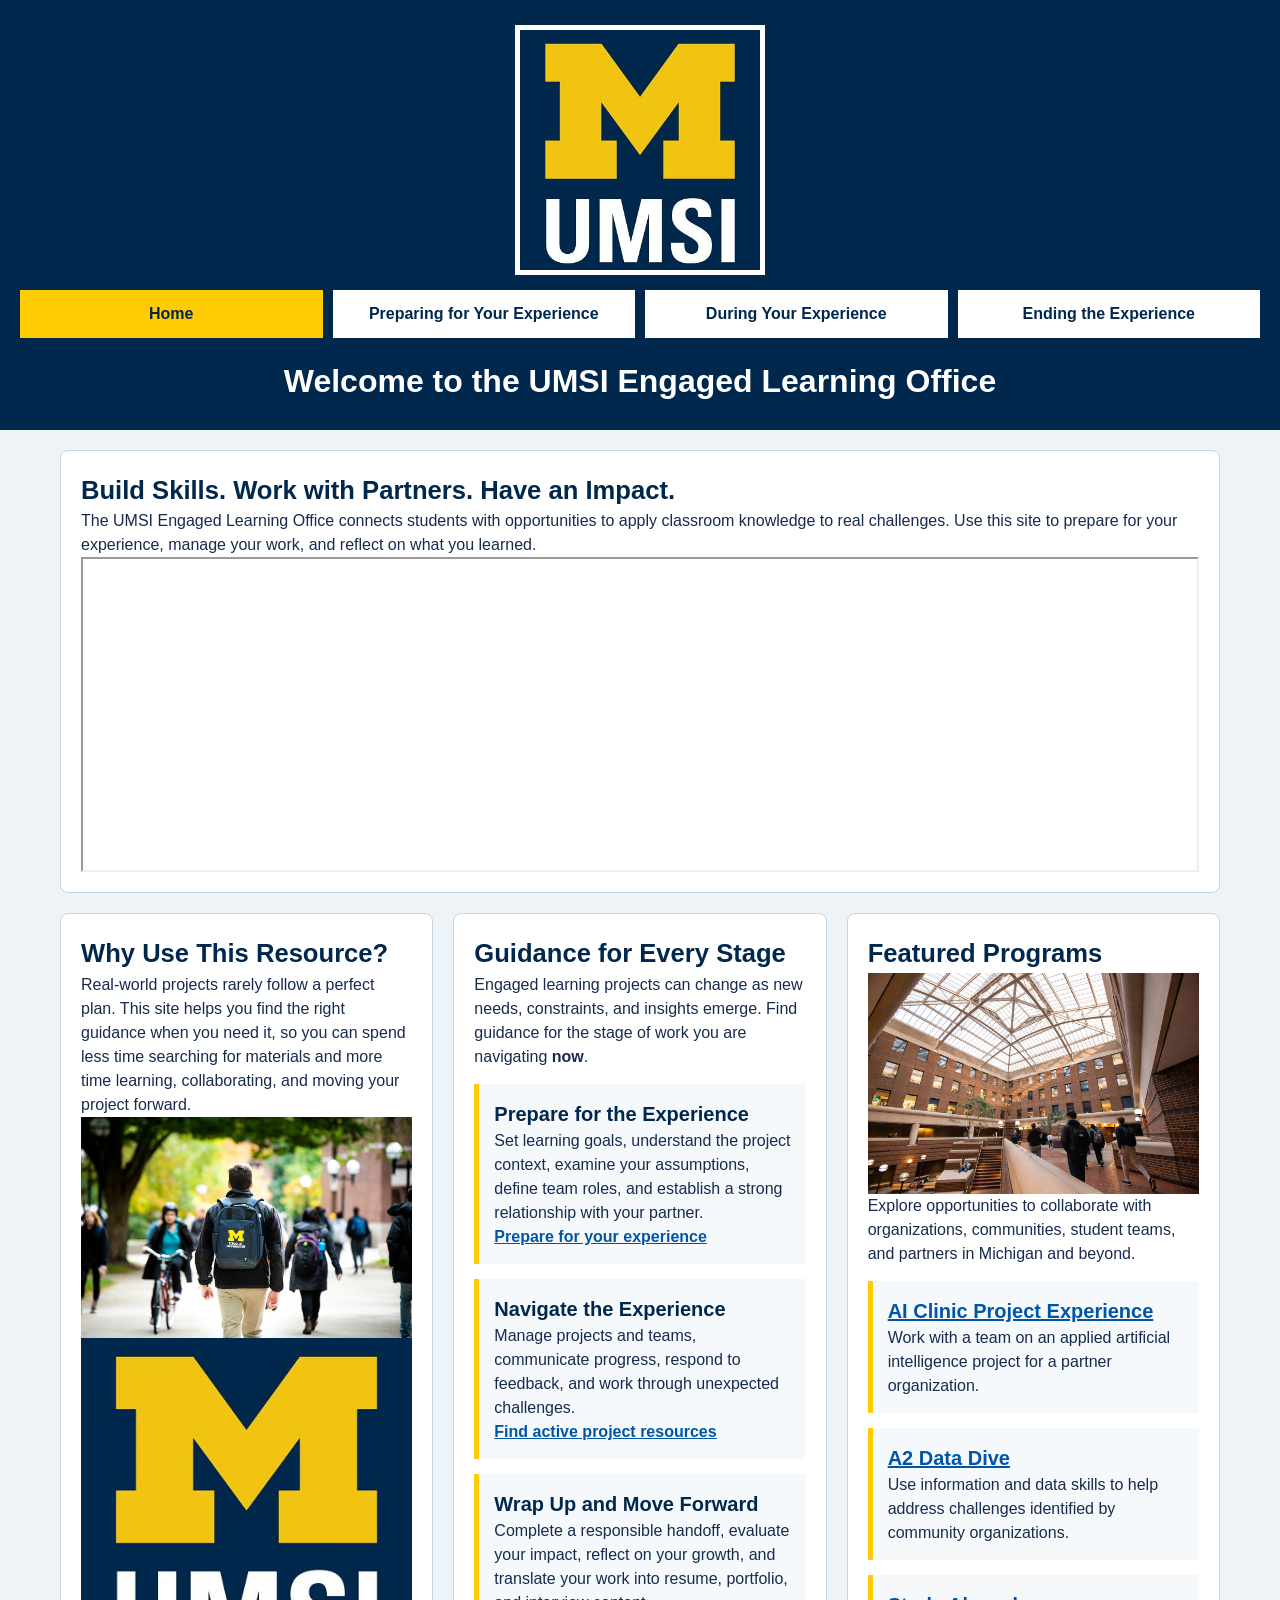
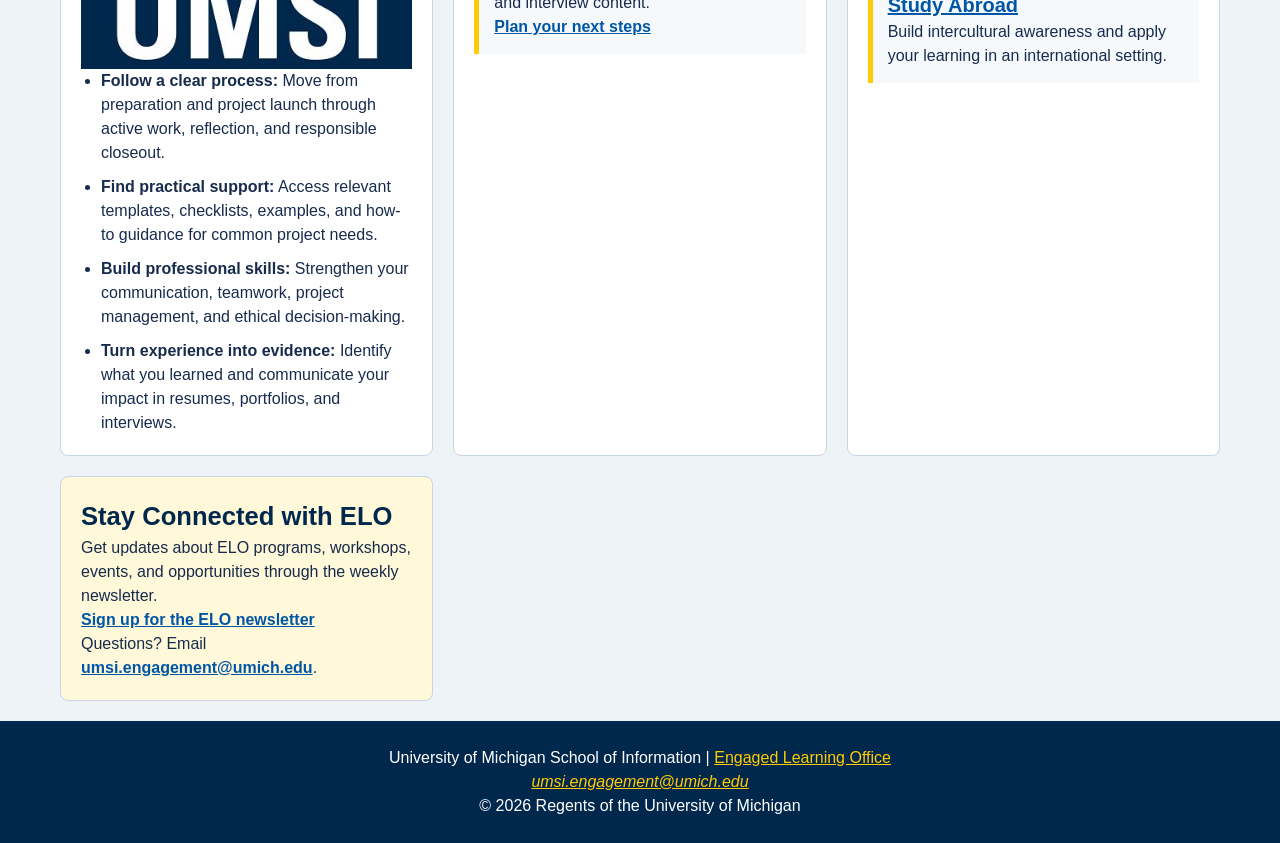
<file: index.html>
<!DOCTYPE html>
<html lang="en">
<head>
    <meta charset="UTF-8">
    <meta name="viewport" content="width=device-width, initial-scale=1.0">
    <link rel="stylesheet" href="css/html5reset.css">
    <link rel="stylesheet" href="css/style.css">
    <title>Engaged Learning Resources | UMSI</title>
</head>
<body>
    <header>
        <a class="skip-link" href="#main">Skip to Main Content</a>
        <img src="images/UMSI_signature_vertical_informal_solidblue.jpg" alt="University of Michigan School of Information logo">
        <nav aria-label="Main navigation">
            <ul>
                <li><a href="index.html" aria-current="page">Home</a></li>
                <li><a href="prep.html">Preparing for Your Experience</a></li>
                <li><a href="during.html">During Your Experience</a></li>
                <li><a href="ending.html">Ending the Experience</a></li>
            </ul>
        </nav>
        <h1>Welcome to the UMSI Engaged Learning Office</h1>
    </header>

    <main id="main">
        <section>
            <h2>Build Skills. Work with Partners. Have an Impact.</h2>
            <p>
                The UMSI Engaged Learning Office connects students with opportunities to apply classroom knowledge to real challenges. Use this site to prepare for your experience, manage your work, and reflect on what you learned.
            </p>
            <iframe width="560" height="315" src="https://www.youtube.com/embed/81ZO9RfIJEQ?si=tBp82YWZMl1u7CVS" title="Video introduction to engaged learning opportunities" allow="accelerometer; autoplay; clipboard-write; encrypted-media; gyroscope; picture-in-picture; web-share" referrerpolicy="strict-origin-when-cross-origin" allowfullscreen></iframe>
            <!-- Note: this iframe might cause an Axe ARIA error because it comes from YouTube. -->
        </section>

        <section>
            <h2>Why Use This Resource?</h2>
            <p>
                Real-world projects rarely follow a perfect plan. This site helps you find the right guidance when you need it, so you can spend less time searching for materials and more time learning, collaborating, and moving your project forward.
            </p>
            <img src="images/UMSI_CampusFall_UMSIBackpack_02.jpg" alt="A student wearing a UMSI backpack outdoors on campus in the fall.">
            <img src="images/UMSI_signature_vertical_informal_solidblue.jpg" alt="University of Michigan School of Information vertical logo.">
            <ul>
                <li><strong>Follow a clear process:</strong> Move from preparation and project launch through active work, reflection, and responsible closeout.</li>
                <li><strong>Find practical support:</strong> Access relevant templates, checklists, examples, and how-to guidance for common project needs.</li>
                <li><strong>Build professional skills:</strong> Strengthen your communication, teamwork, project management, and ethical decision-making.</li>
                <li><strong>Turn experience into evidence:</strong> Identify what you learned and communicate your impact in resumes, portfolios, and interviews.</li>
            </ul>
        </section>

        <section>
            <h2>Guidance for Every Stage</h2>
            <p>Engaged learning projects can change as new needs, constraints, and insights emerge. Find guidance for the stage of work you are navigating <strong>now</strong>.</p>

            <article>
                <h3>Prepare for the Experience</h3>
                <p>Set learning goals, understand the project context, examine your assumptions, define team roles, and establish a strong relationship with your partner.</p>
                <a href="prep.html">Prepare for your experience</a>
            </article>

            <article>
                <h3>Navigate the Experience</h3>
                <p>Manage projects and teams, communicate progress, respond to feedback, and work through unexpected challenges.</p>
                <a href="during.html">Find active project resources</a>
            </article>

            <article>
                <h3>Wrap Up and Move Forward</h3>
                <p>Complete a responsible handoff, evaluate your impact, reflect on your growth, and translate your work into resume, portfolio, and interview content.</p>
                <a href="ending.html">Plan your next steps</a>
            </article>
        </section>

        <section>
            <h2>Featured Programs</h2>
                <img src="images/MCOMMONS-FinalsStudyLocations2024-05.jpg" alt="university campus" width="600" height="400">
            <p>Explore opportunities to collaborate with organizations, communities, student teams, and partners in Michigan and beyond.</p>

            <article>
                <h3><a href="https://mcompass.umich.edu/_portal/tds-program-brochure?programid=12810">AI Clinic Project Experience</a></h3>
                <p>Work with a team on an applied artificial intelligence project for a partner organization.</p>
            </article>

            <article>
                <h3><a href="https://mcompass.umich.edu/_portal/tds-program-brochure?programid=12556">A2 Data Dive</a></h3>
                <p>Use information and data skills to help address challenges identified by community organizations.</p>
            </article>

            <article>
                <h3><a href="https://www.si.umich.edu/student-life/study-abroad">Study Abroad</a></h3>
                <p>Build intercultural awareness and apply your learning in an international setting.</p>
            </article>
        </section>

        <aside>
            <h2>Stay Connected with ELO</h2>
            <p>Get updates about ELO programs, workshops, events, and opportunities through the weekly newsletter.</p>
            <p><a href="https://umsi.info/elo-newsletter">Sign up for the ELO newsletter</a></p>
            <p>Questions? Email <a href="mailto:umsi.engagement@umich.edu">umsi.engagement@umich.edu</a>.</p>
        </aside>

        <!-- Content taken and modified from UMGPT with the prompt, "Write me a webpage of intro content to help meet the following requirements - this is for the home page," followed by the client objectives and project requirements. UMGPT. (2026). UMGPT (GPT-5.6 Sol September 7 version) [Large language model]. -->
    </main>

    <footer>
        <p>University of Michigan School of Information | <a href="https://www.si.umich.edu/programs/engaged-learning/about-engaged-learning-office">Engaged Learning Office</a></p>
        <address>
            <a href="mailto:umsi.engagement@umich.edu">umsi.engagement@umich.edu</a>
        </address>
        <p>&copy; 2026 Regents of the University of Michigan</p>
    </footer>
</body>
</html>
</file>
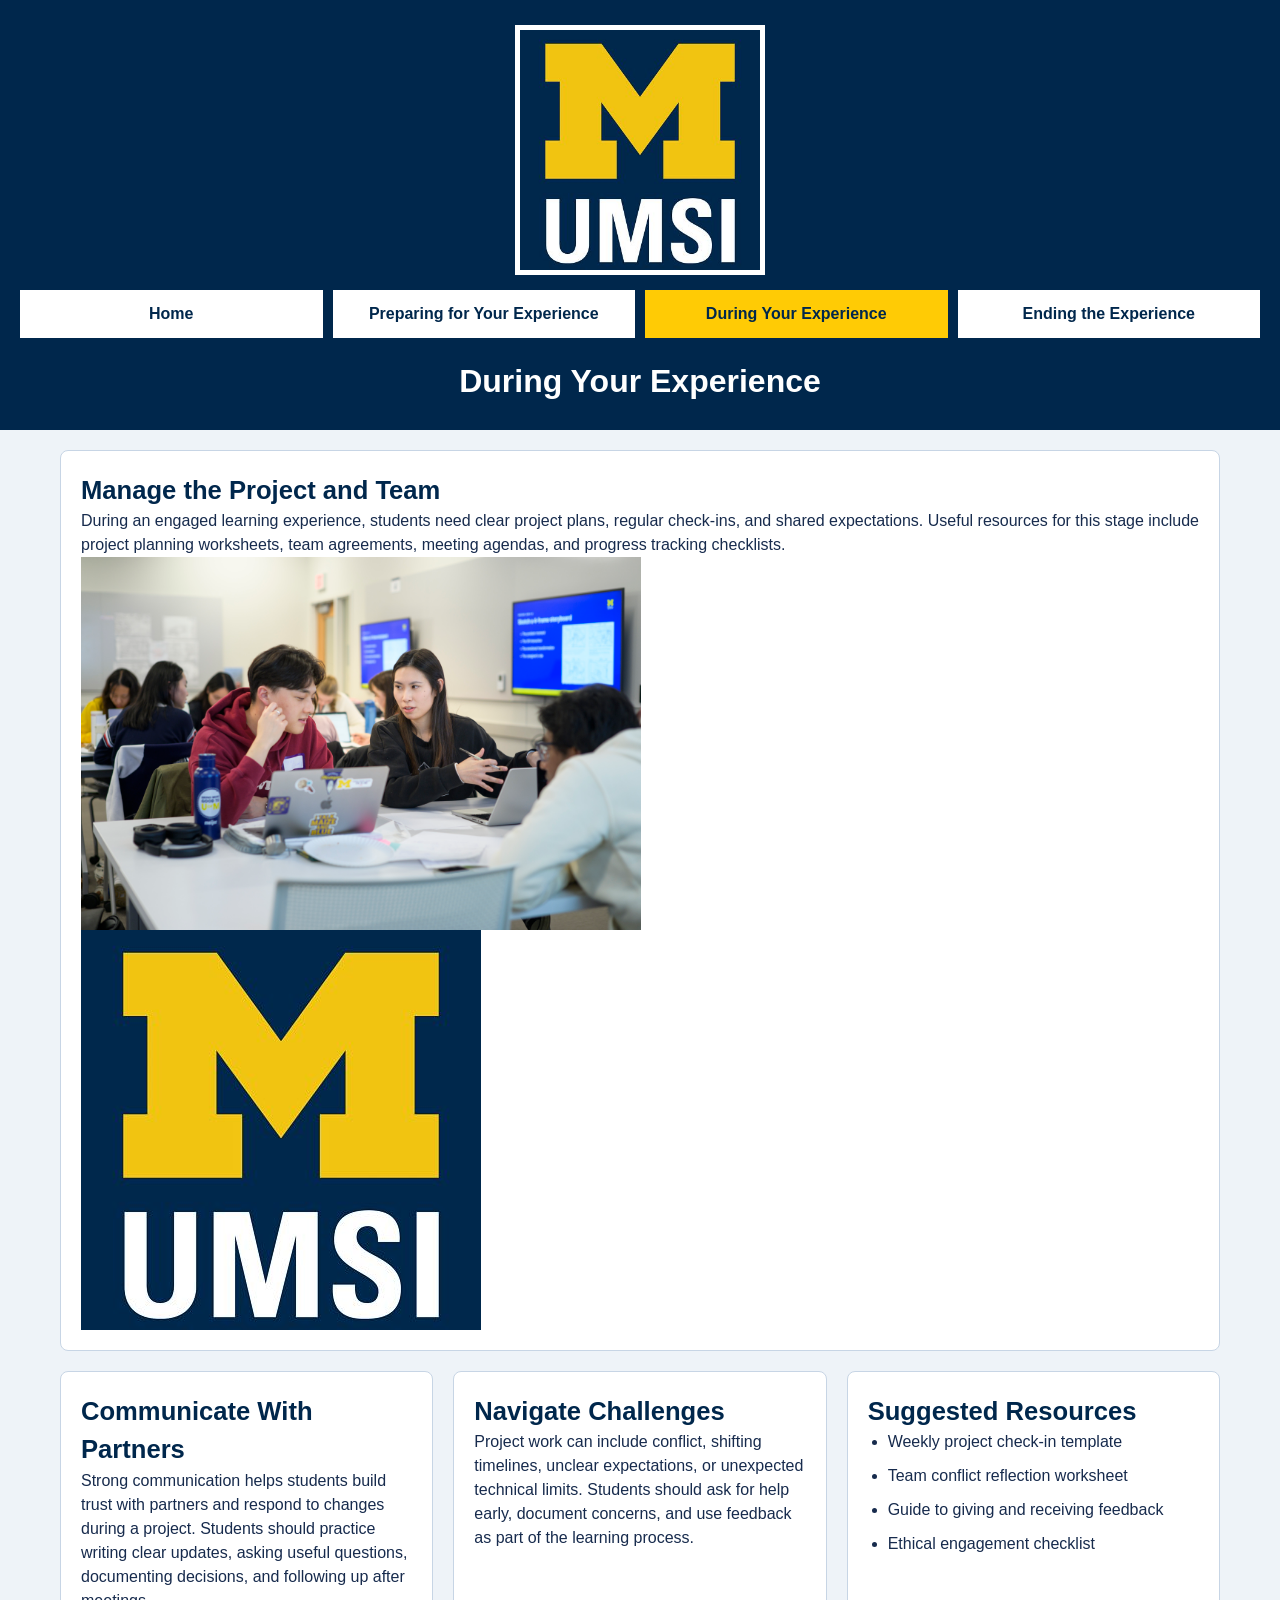
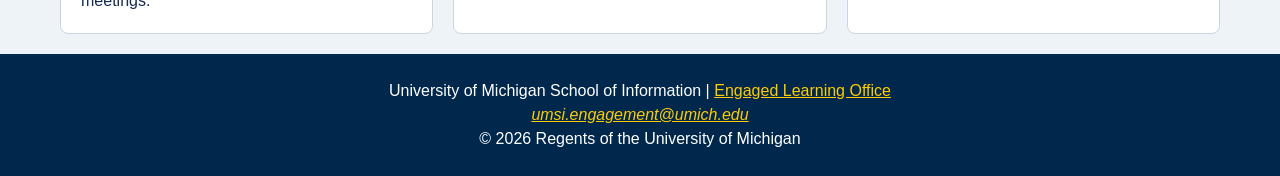
<file: during.html>
<!DOCTYPE html>
<html lang="en">
<head>
    <meta charset="UTF-8">
    <meta name="viewport" content="width=device-width, initial-scale=1.0">
    <link rel="stylesheet" href="css/html5reset.css">
    <link rel="stylesheet" href="css/style.css">
    <title>During Your Experience | UMSI</title>
</head>
<body>
    <header>
        <a class="skip-link" href="#main">Skip to Main Content</a>
        <img src="images/UMSI_signature_vertical_informal_solidblue.jpg" alt="University of Michigan School of Information logo">
        <nav aria-label="Main navigation">
            <ul>
                <li><a href="index.html">Home</a></li>
                <li><a href="prep.html">Preparing for Your Experience</a></li>
                <li><a href="during.html" aria-current="page">During Your Experience</a></li>
                <li><a href="ending.html">Ending the Experience</a></li>
            </ul>
        </nav>
        <h1>During Your Experience</h1>
    </header>

    <main id="main">
        <section>
            <h2>Manage the Project and Team</h2>
            <p>
                During an engaged learning experience, students need clear project plans, regular check-ins, and shared expectations. Useful resources for this stage include project planning worksheets, team agreements, meeting agendas, and progress tracking checklists.
            </p>
            <img src="images/UMSI_DesignJam_MixelStudio_11052025_05.jpg" alt="A UMSI student is communicating with a partner." width="560" height="350">
            <img src="images/UMSI_signature_vertical_informal_solidblue.jpg" alt="University of Michigan School of Information logo.">
        </section>

        <section>
            <h2>Communicate With Partners</h2>
            <p>
                Strong communication helps students build trust with partners and respond to changes during a project. Students should practice writing clear updates, asking useful questions, documenting decisions, and following up after meetings.
            </p>
        </section>

        <section>
            <h2>Navigate Challenges</h2>
            <p>
                Project work can include conflict, shifting timelines, unclear expectations, or unexpected technical limits. Students should ask for help early, document concerns, and use feedback as part of the learning process.
            </p>
        </section>

        <section>
            <h2>Suggested Resources</h2>
            <ul>
                <li>Weekly project check-in template</li>
                <li>Team conflict reflection worksheet</li>
                <li>Guide to giving and receiving feedback</li>
                <li>Ethical engagement checklist</li>
            </ul>
        </section>
    </main>

    <footer>
        <p>University of Michigan School of Information | <a href="https://www.si.umich.edu/programs/engaged-learning/about-engaged-learning-office">Engaged Learning Office</a></p>
        <address>
            <a href="mailto:umsi.engagement@umich.edu">umsi.engagement@umich.edu</a>
        </address>
        <p>&copy; 2026 Regents of the University of Michigan</p>
    </footer>
</body>
</html>
</file>
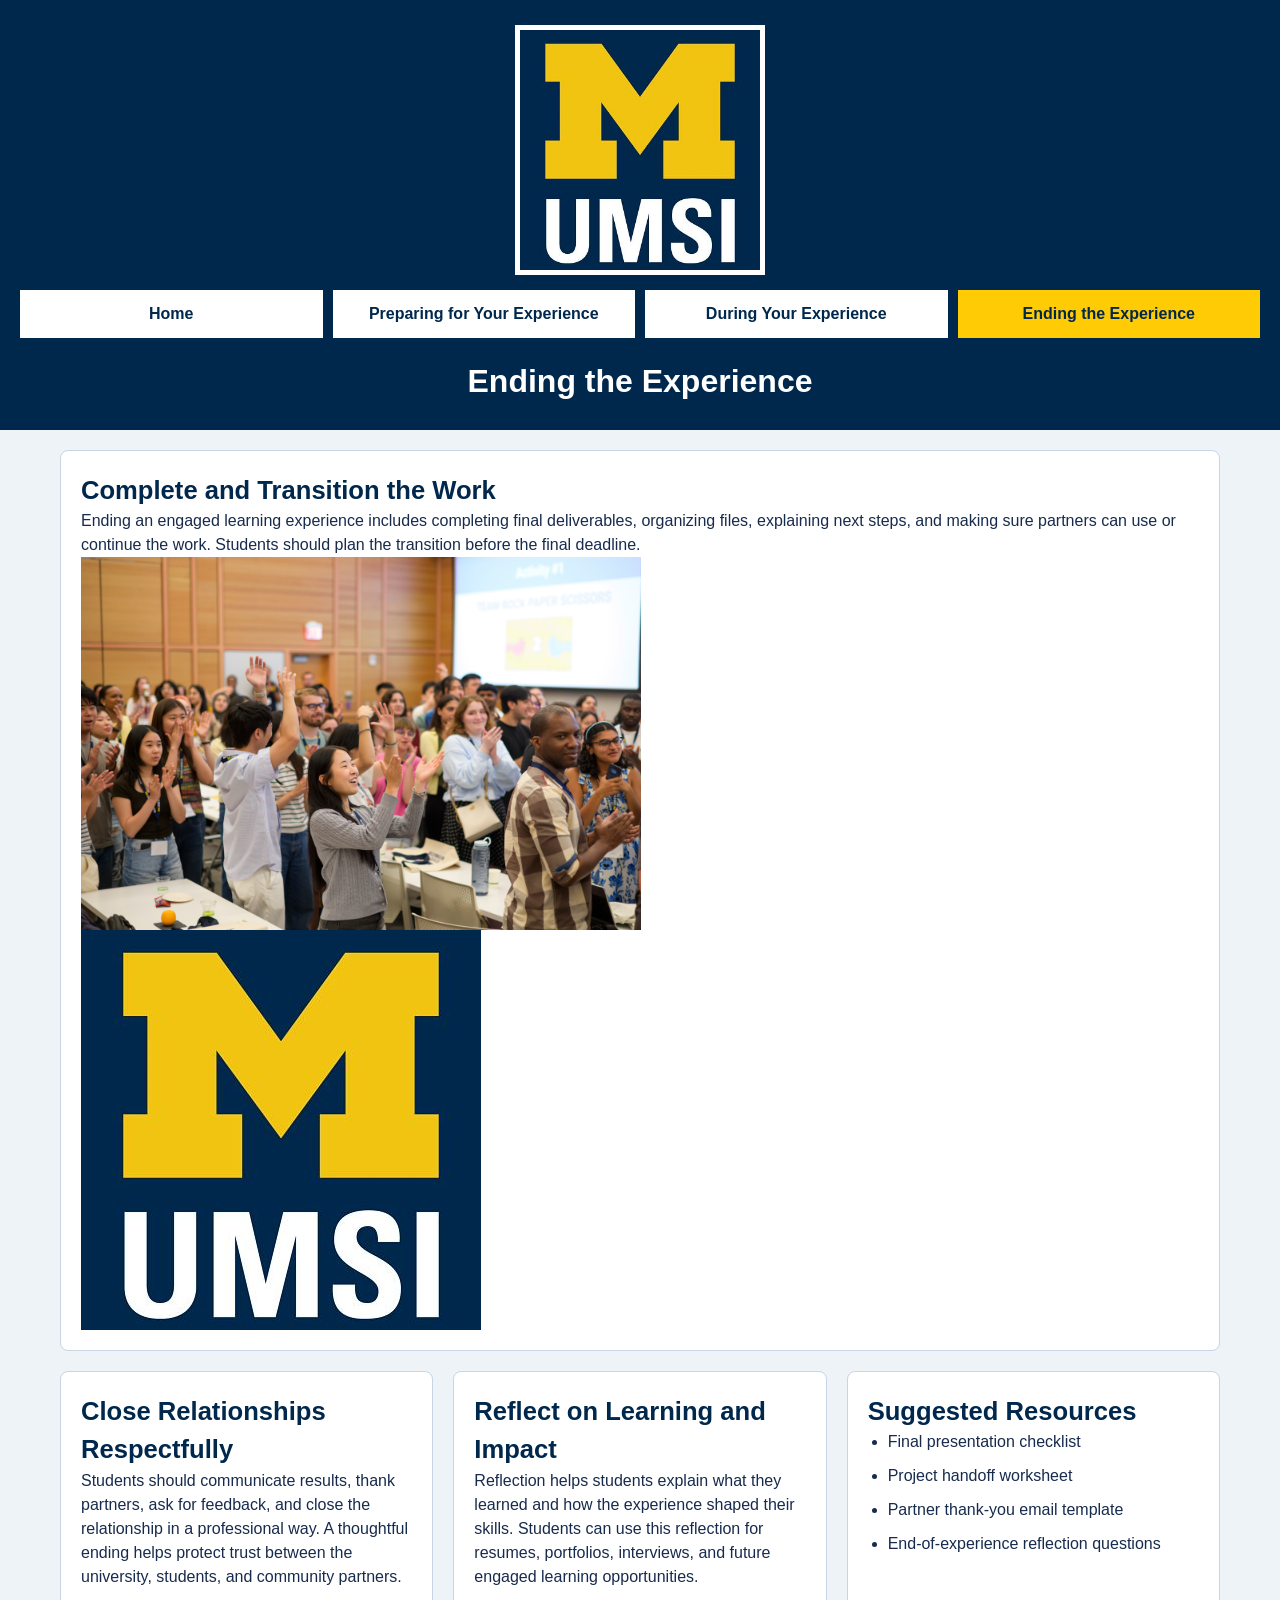
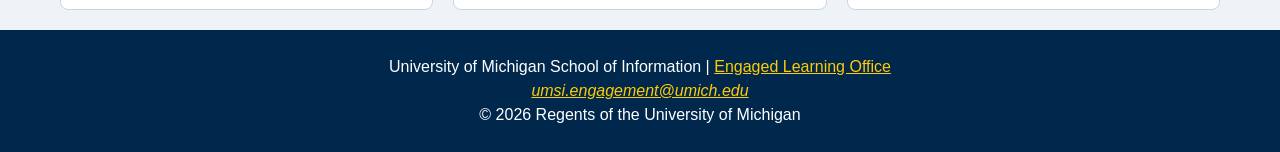
<file: ending.html>
<!DOCTYPE html>
<html lang="en">
<head>
    <meta charset="UTF-8">
    <meta name="viewport" content="width=device-width, initial-scale=1.0">
    <link rel="stylesheet" href="css/html5reset.css">
    <link rel="stylesheet" href="css/style.css">
    <title>Ending the Experience | UMSI</title>
</head>
<body>
    <header>
        <a class="skip-link" href="#main">Skip to Main Content</a>
        <img src="images/UMSI_signature_vertical_informal_solidblue.jpg" alt="University of Michigan School of Information logo">
        <nav aria-label="Main navigation">
            <ul>
                <li><a href="index.html">Home</a></li>
                <li><a href="prep.html">Preparing for Your Experience</a></li>
                <li><a href="during.html">During Your Experience</a></li>
                <li><a href="ending.html" aria-current="page">Ending the Experience</a></li>
            </ul>
        </nav>
        <h1>Ending the Experience</h1>
    </header>

    <main id="main">
        <section>
            <h2>Complete and Transition the Work</h2>
            <p>
                Ending an engaged learning experience includes completing final deliverables, organizing files, explaining next steps, and making sure partners can use or continue the work. Students should plan the transition before the final deadline.
            </p>
            <img src="images/UMSI_MastersOrientation_081825_01.jpg" alt="Umsi students are sharing their learning experience." width="560" height="350">
            <img src="images/UMSI_signature_vertical_informal_solidblue.jpg" alt="University of Michigan School of Information logo.">
        </section>

        <section>
            <h2>Close Relationships Respectfully</h2>
            <p>
                Students should communicate results, thank partners, ask for feedback, and close the relationship in a professional way. A thoughtful ending helps protect trust between the university, students, and community partners.
            </p>
        </section>

        <section>
            <h2>Reflect on Learning and Impact</h2>
            <p>
                Reflection helps students explain what they learned and how the experience shaped their skills. Students can use this reflection for resumes, portfolios, interviews, and future engaged learning opportunities.
            </p>
        </section>

        <section>
            <h2>Suggested Resources</h2>
            <ul>
                <li>Final presentation checklist</li>
                <li>Project handoff worksheet</li>
                <li>Partner thank-you email template</li>
                <li>End-of-experience reflection questions</li>
            </ul>
        </section>
    </main>

    <footer>
        <p>University of Michigan School of Information | <a href="https://www.si.umich.edu/programs/engaged-learning/about-engaged-learning-office">Engaged Learning Office</a></p>
        <address>
            <a href="mailto:umsi.engagement@umich.edu">umsi.engagement@umich.edu</a>
        </address>
        <p>&copy; 2026 Regents of the University of Michigan</p>
    </footer>
</body>
</html>
</file>
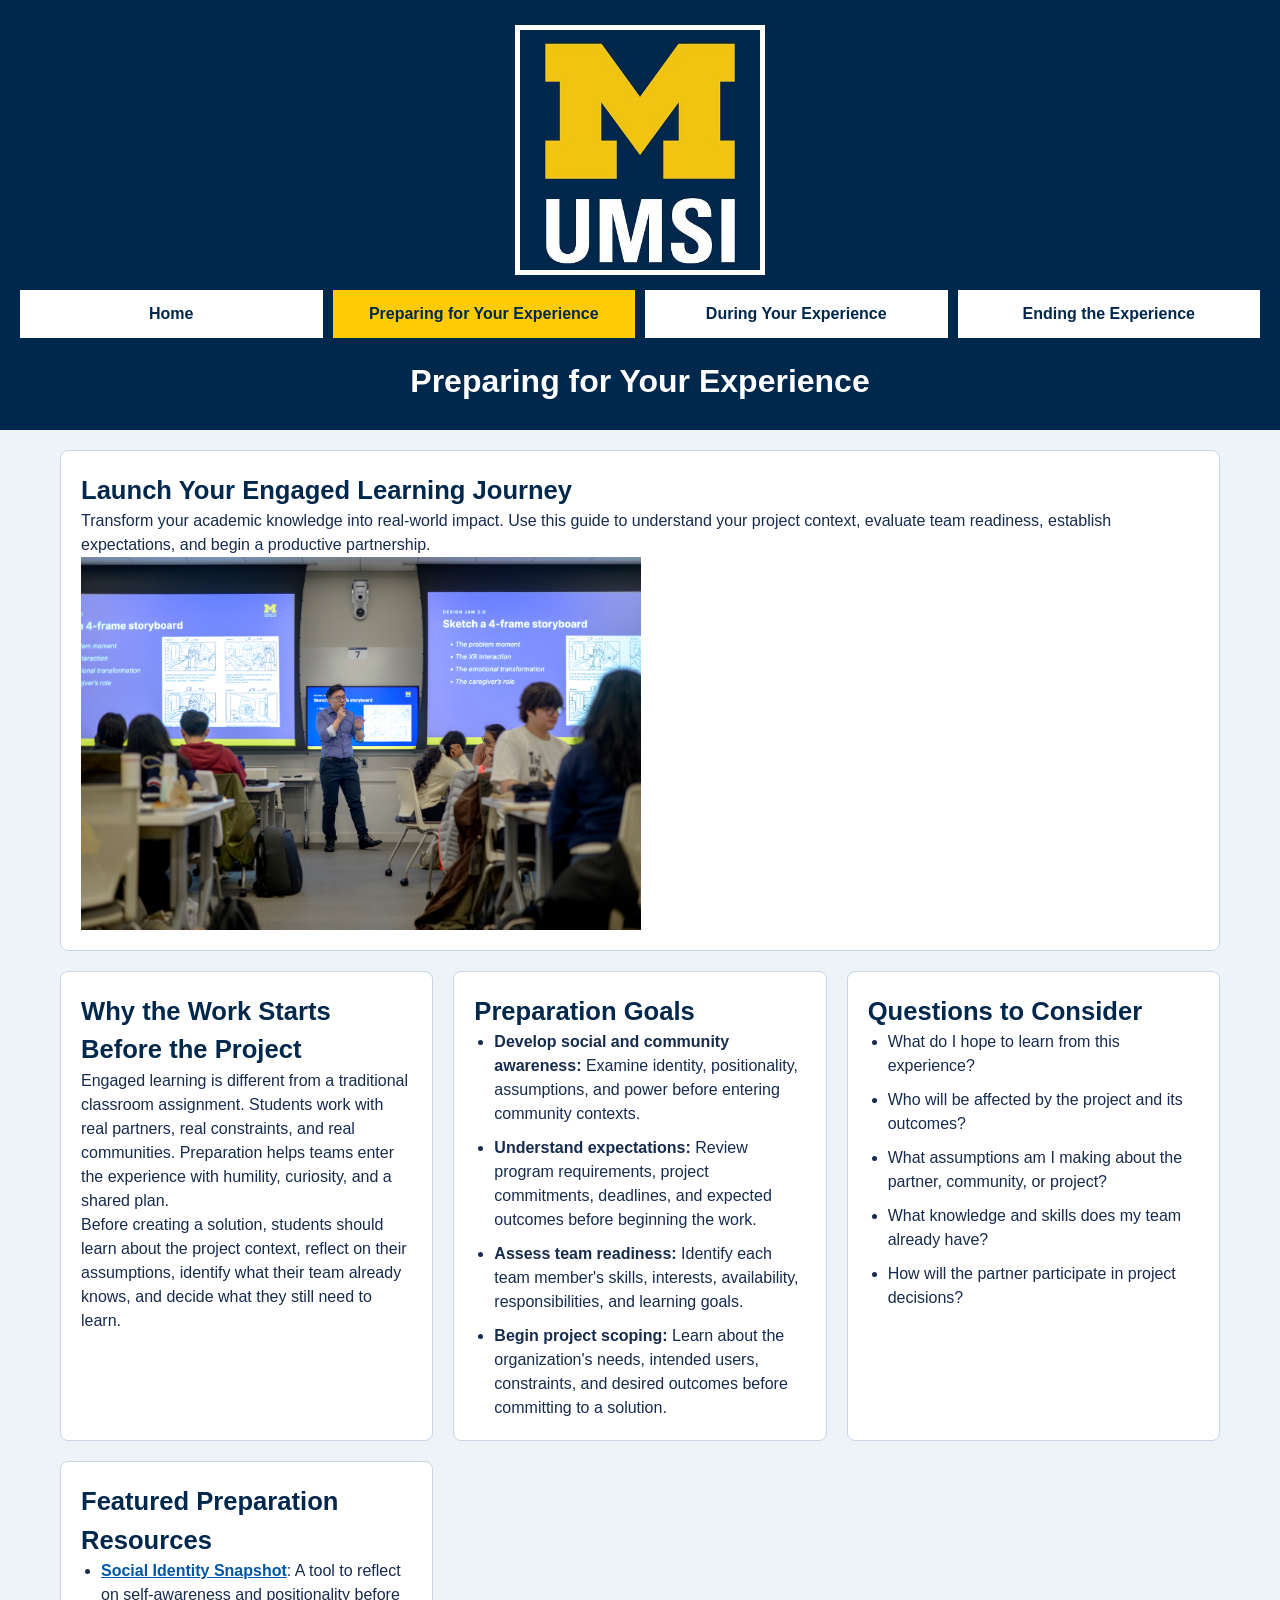
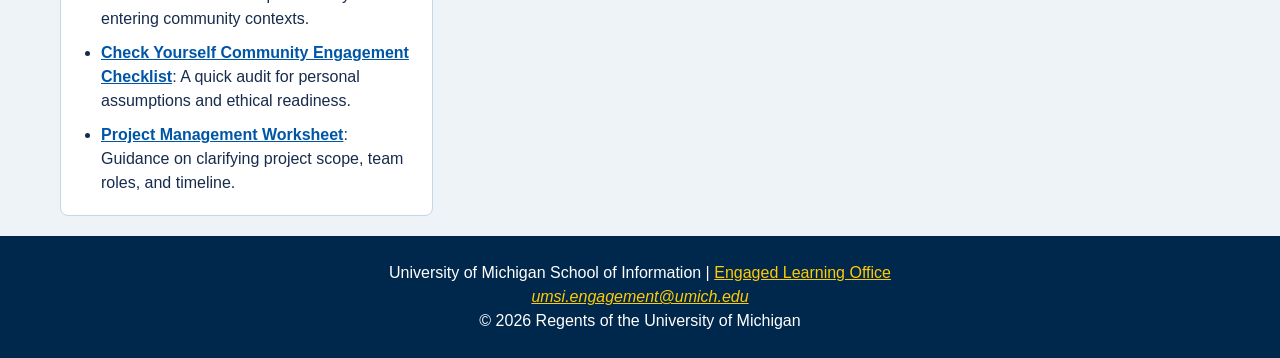
<file: prep.html>
<!DOCTYPE html>
<html lang="en">
<head>
    <meta charset="UTF-8">
    <meta name="viewport" content="width=device-width, initial-scale=1.0">
    <link rel="stylesheet" href="css/html5reset.css">
    <link rel="stylesheet" href="css/style.css">
    <title>Preparing for Your Experience | UMSI</title>
</head>
<body>
    <header>
        <a class="skip-link" href="#main">Skip to Main Content</a>
        <img src="images/UMSI_signature_vertical_informal_solidblue.jpg" alt="University of Michigan School of Information logo">
        <nav aria-label="Main navigation">
            <ul>
                <li><a href="index.html">Home</a></li>
                <li><a href="prep.html" aria-current="page">Preparing for Your Experience</a></li>
                <li><a href="during.html">During Your Experience</a></li>
                <li><a href="ending.html">Ending the Experience</a></li>
            </ul>
        </nav>
        <h1>Preparing for Your Experience</h1>
    </header>

    <main id="main">
        <section>
            <h2>Launch Your Engaged Learning Journey</h2>
            <p>
                Transform your academic knowledge into real-world impact. Use this guide to understand your project context, evaluate team readiness, establish expectations, and begin a productive partnership.
            </p>
            <img src="images/UMSI_DesignJam_MixelStudio_11052025_03.jpg" alt="A professor is teaching things on campus." width="560" height="350">
        </section>

        <section>
            <h2>Why the Work Starts Before the Project</h2>
            <p>
                Engaged learning is different from a traditional classroom assignment. Students work with real partners, real constraints, and real communities. Preparation helps teams enter the experience with humility, curiosity, and a shared plan.
            </p>
            <p>
                Before creating a solution, students should learn about the project context, reflect on their assumptions, identify what their team already knows, and decide what they still need to learn.
            </p>
        </section>

        <section>
            <h2>Preparation Goals</h2>
            <ul>
                <li><strong>Develop social and community awareness:</strong> Examine identity, positionality, assumptions, and power before entering community contexts.</li>
                <li><strong>Understand expectations:</strong> Review program requirements, project commitments, deadlines, and expected outcomes before beginning the work.</li>
                <li><strong>Assess team readiness:</strong> Identify each team member's skills, interests, availability, responsibilities, and learning goals.</li>
                <li><strong>Begin project scoping:</strong> Learn about the organization's needs, intended users, constraints, and desired outcomes before committing to a solution.</li>
            </ul>
        </section>

        <section>
            <h2>Questions to Consider</h2>
            <ul>
                <li>What do I hope to learn from this experience?</li>
                <li>Who will be affected by the project and its outcomes?</li>
                <li>What assumptions am I making about the partner, community, or project?</li>
                <li>What knowledge and skills does my team already have?</li>
                <li>How will the partner participate in project decisions?</li>
            </ul>
        </section>

        <section>
            <h2>Featured Preparation Resources</h2>
            <ul>
                <li><a href="https://sites.lsa.umich.edu/equitable-teaching/social-identity-snapshot">Social Identity Snapshot</a>: A tool to reflect on self-awareness and positionality before entering community contexts.</li>
                <li><a href="https://docs.google.com/document/d/1Qt9YeStVwDHjwJhOLAz42JSNQR2lFMurdUtxtdrGkuc/edit?tab=t.0#heading=h.ch0bvccjkrzn">Check Yourself Community Engagement Checklist</a>: A quick audit for personal assumptions and ethical readiness.</li>
                <li><a href="https://docs.google.com/document/d/1twc-7TYWmb_PNrOBiDI1NuJqJAuhluTICr22GRd_NLc/edit?usp=drive_link">Project Management Worksheet</a>: Guidance on clarifying project scope, team roles, and timeline.</li>
            </ul>
        </section>

        <!-- Content taken and modified from UMGPT with the prompt, "for the same content write me some intro content and resources for a prep page using the ELO content below." UMGPT. (2026). UMGPT (GPT-5.6 Sol September 7 version) [Large language model]. -->
    </main>

    <footer>
        <p>University of Michigan School of Information | <a href="https://www.si.umich.edu/programs/engaged-learning/about-engaged-learning-office">Engaged Learning Office</a></p>
        <address>
            <a href="mailto:umsi.engagement@umich.edu">umsi.engagement@umich.edu</a>
        </address>
        <p>&copy; 2026 Regents of the University of Michigan</p>
    </footer>
</body>
</html>
</file>
<file: css/style.css>
body {
  background-color: #eef3f8;
  color: #172b4d;
  font-family: Arial, Helvetica, sans-serif;
  line-height: 1.5;
  margin: 0;
}



.skip-link {
  background-color: #ffcb05;
  color: #00274c;
  font-weight: bold;
  left: -9999px;
  padding: 10px;
  position: absolute;
  top: 0;
  z-index: 1000;
}

.skip-link:focus {
  left: 10px;
  top: 10px;
}





a:focus {
  outline: 3px solid #e85d04;
  outline-offset: 3px;
}






header {
  background-color: #00274c;
  color: #ffffff;
  display: grid;
  gap: 15px;
  justify-items: center;
  padding: 25px 20px;
  text-align: center;
}

header > img {
  background-color: #ffffff;
  max-width: 250px;
  padding: 5px;
  width: 70%;
}

header h1 {
  color: #ffffff;
  font-size: 2rem;
}





nav {
  width: 100%;
}

nav ul {
  display: grid;
  gap: 10px;
  grid-template-columns: repeat(auto-fit, minmax(140px, 1fr));
  list-style: none;
  margin: 0;
  padding: 0;
}

nav a {
  background-color: #ffffff;
  color: #00274c;
  display: block;
  font-weight: bold;
  padding: 12px;
  text-decoration: none;
}

nav a:hover {
  background-color: #ffcb05;
}

nav a[aria-current="page"] {
  background-color: #ffcb05;
  border-bottom: 4px solid #00274c;
}







h1,
h2,
h3 {
  color: #00274c;
}

h2 {
  font-size: 1.6rem;
}

h3 {
  font-size: 1.25rem;
}


/*grid!!*/

main {
  display: grid;
  gap: 20px;
  grid-template-columns: repeat(auto-fit, minmax(280px, 1fr));
  margin: 0 auto;
  max-width: 1200px;
  padding: 20px;
}

main > section {
  background-color: #ffffff;
  border: 1px solid #c7d5e5;
  border-radius: 8px;
  padding: 20px;
}

main > aside {
  background-color: #fff8d9;
  border: 1px solid #c7d5e5;
  border-radius: 8px;
  padding: 20px;
}



main > section:first-child {
  grid-column: 1 / -1;
}

main img {
  height: auto;
  max-width: 100%;
}

main iframe {
  max-width: 100%;
  width: 100%;
}

main ul {
  padding-left: 20px;
}

main li + li {
  margin-top: 10px;
}

main a {
  color: #0056a6;
  font-weight: bold;
}





article {
  background-color: #f6f9fc;
  border-left: 5px solid #ffcb05;
  margin-top: 15px;
  padding: 15px;
}






footer {
  background-color: #00274c;
  color: #ffffff;
  padding: 25px 20px;
  text-align: center;
}

footer a {
  color: #ffcb05;
}




@media (prefers-reduced-motion: reduce) {
  html {
    scroll-behavior: auto;
  }
}
</file>
